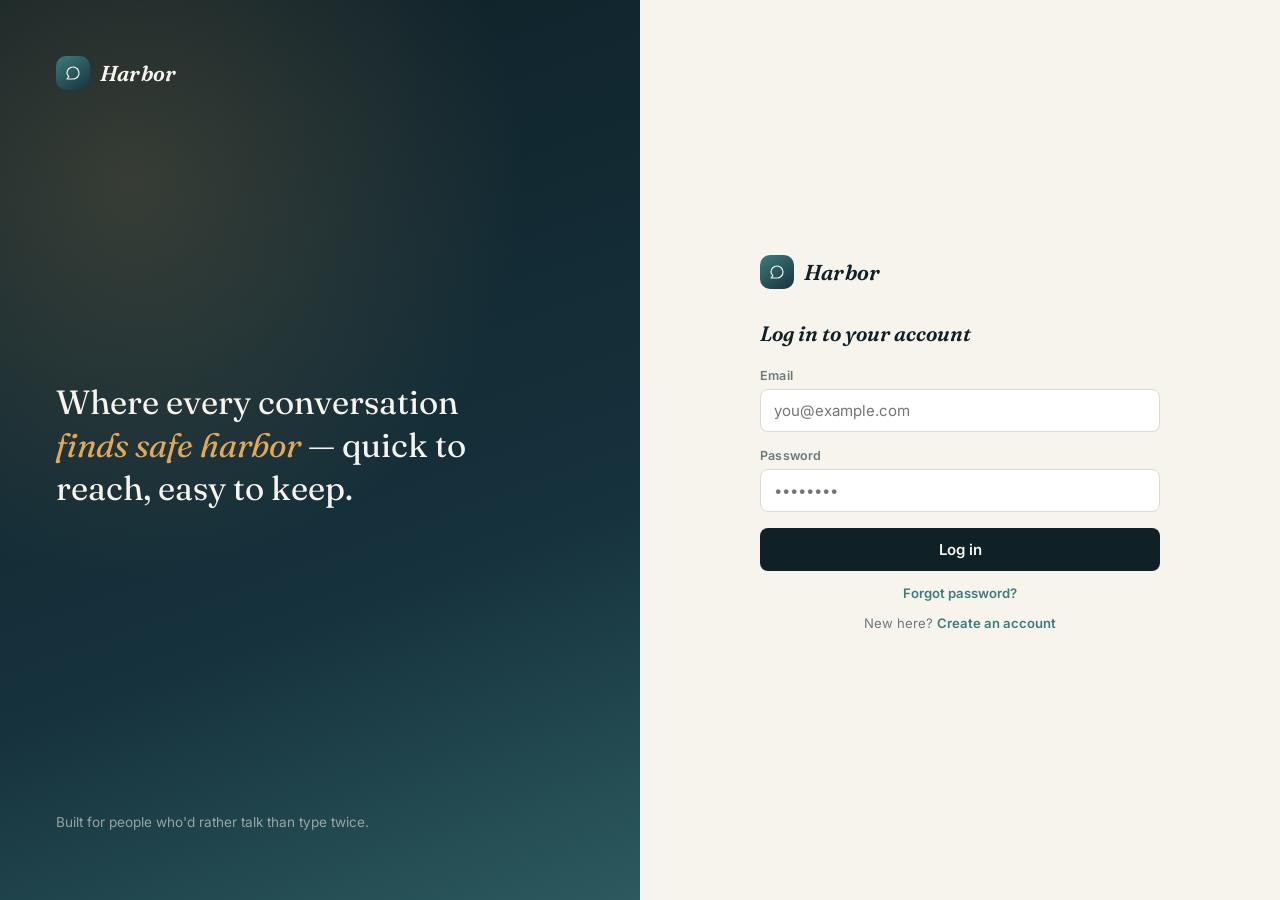
<file: frontend/index.html>
<!DOCTYPE html>
<html lang="en">
<head>
<meta charset="UTF-8" />
<meta name="viewport" content="width=device-width, initial-scale=1.0" />
<title>Harbor — Log in</title>
<link rel="stylesheet" href="css/style.css" />
</head>
<body>

<div class="auth-screen">

  <div class="auth-hero">
    <div class="brand">
      <div class="brand-mark">
        <svg viewBox="0 0 24 24" fill="none"><path d="M4 12c0-4.4 3.6-8 8-8s8 3.6 8 8-3.6 8-8 8H4l2.5-3.2C5 15.4 4 13.8 4 12Z" stroke="#F7F4EE" stroke-width="1.6" stroke-linejoin="round"/></svg>
      </div>
      <span class="brand-name">Harbor</span>
    </div>
    <p class="auth-hero-quote">Where every conversation <em>finds safe harbor</em> — quick to reach, easy to keep.</p>
    <p class="auth-hero-foot">Built for people who'd rather talk than type twice.</p>
  </div>

  <div class="auth-panel">
    <div class="auth-card">
      <div class="brand">
        <div class="brand-mark">
          <svg viewBox="0 0 24 24" fill="none"><path d="M4 12c0-4.4 3.6-8 8-8s8 3.6 8 8-3.6 8-8 8H4l2.5-3.2C5 15.4 4 13.8 4 12Z" stroke="#F7F4EE" stroke-width="1.6" stroke-linejoin="round"/></svg>
        </div>
        <span class="brand-name">Harbor</span>
      </div>

      <h2 style="font-family:var(--font-display); font-style:italic; font-weight:600; font-size:1.3rem; margin:0 0 22px; color:var(--ink);">Log in to your account</h2>

      <div id="statusMsg" class="status-msg"></div>

      <form id="loginForm">
        <div class="field">
          <label for="loginEmail">Email</label>
          <input type="email" id="loginEmail" required placeholder="you@example.com" />
        </div>
        <div class="field">
          <label for="loginPassword">Password</label>
          <input type="password" id="loginPassword" required placeholder="••••••••" />
        </div>
        <button type="submit" class="btn btn-primary">Log in</button>
        <p class="form-note">
          <a href="forgot-password.html" style="color:var(--teal); font-weight:600; text-decoration:none;">Forgot password?</a>
        </p>
        <p class="form-note">New here? <a href="signup.html" style="color:var(--teal); font-weight:600; text-decoration:none;">Create an account</a></p>
      </form>
    </div>
  </div>
</div>

<script src="js/config.js"></script>
<script src="js/api.js"></script>
<script src="js/login.js"></script>
</body>
</html>
</file>
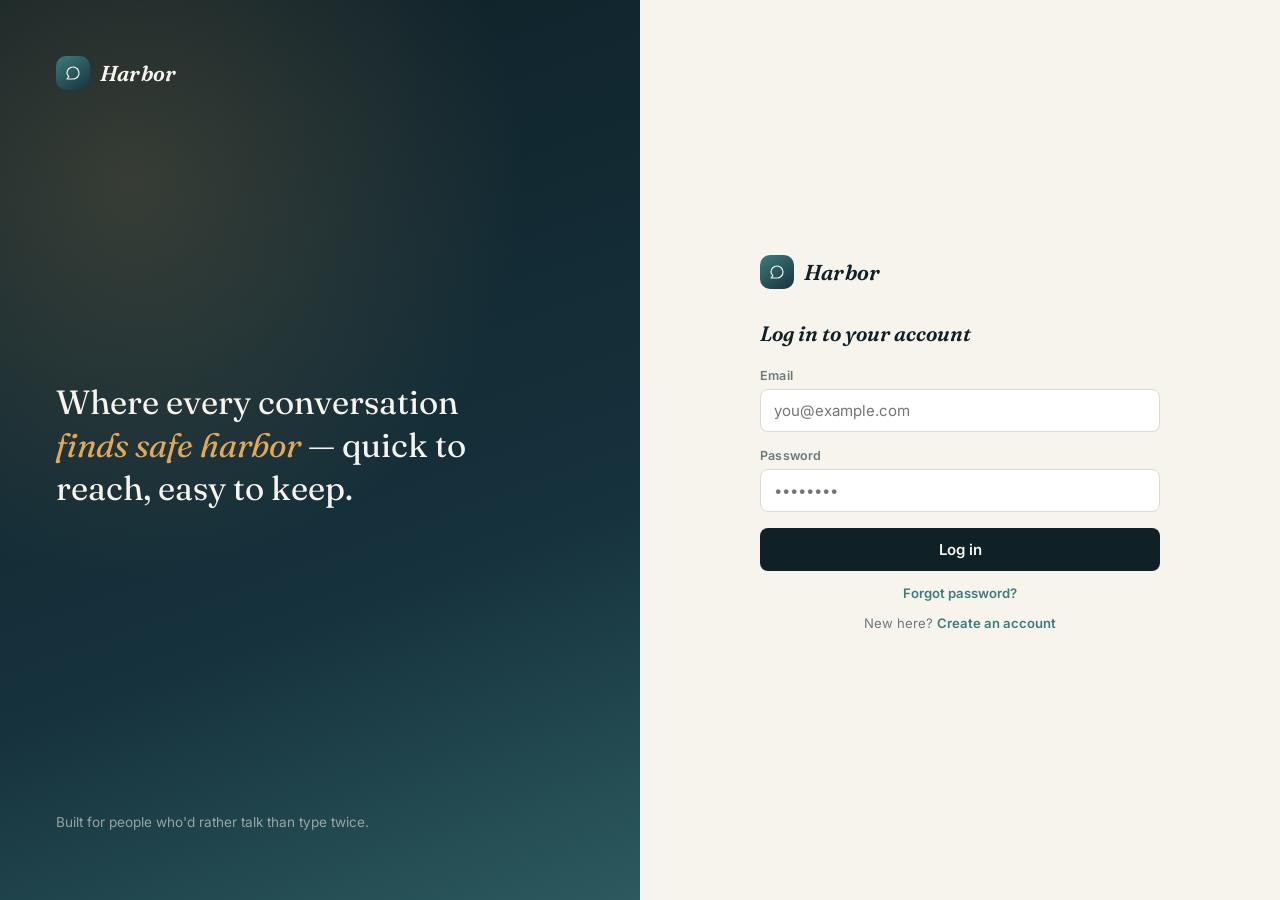
<file: frontend/chats.html>
<!DOCTYPE html>
<html lang="en">
<head>
<meta charset="UTF-8" />
<meta name="viewport" content="width=device-width, initial-scale=1.0" />
<title>Harbor — Chats</title>
<link rel="stylesheet" href="css/style.css" />
</head>
<body>

<div class="app-shell">

  <aside class="sidebar" id="sidebar">
    <div class="sidebar-header">
      <div class="brand">
        <div class="brand-mark">
          <svg viewBox="0 0 24 24" fill="none"><path d="M4 12c0-4.4 3.6-8 8-8s8 3.6 8 8-3.6 8-8 8H4l2.5-3.2C5 15.4 4 13.8 4 12Z" stroke="#F7F4EE" stroke-width="1.6" stroke-linejoin="round"/></svg>
        </div>
        <span class="brand-name">Harbor</span>
      </div>
      <button class="icon-btn" id="logoutBtn" title="Log out">
        <svg width="16" height="16" viewBox="0 0 24 24" fill="none"><path d="M9 21H5a2 2 0 0 1-2-2V5a2 2 0 0 1 2-2h4M16 17l5-5-5-5M21 12H9" stroke="#F7F4EE" stroke-width="2" stroke-linecap="round" stroke-linejoin="round"/></svg>
      </button>
    </div>

    <nav class="sidebar-nav">
      <a class="nav-btn active" href="chats.html">Chats</a>
      <a class="nav-btn" href="connections.html">Connections<span class="nav-badge hidden" id="pendingBadge">0</span></a>
      <a class="nav-btn" href="search.html">Find people</a>
      <a class="nav-btn" href="profile.html">Profile</a>
    </nav>
  </aside>

  <main class="chat-area content-main">
    <div class="content-header">
      <h1>Chats</h1>
      <p>Everyone you're connected with. Tap a card to open the conversation.</p>
    </div>

    <div class="search-box">
      <input type="text" id="chatFilterInput" placeholder="Search your chats" />
    </div>

    <div class="card-list" id="chatCardsList">
      <div class="empty-block">Loading your connections…</div>
    </div>
  </main>
</div>

<div class="toast-container" id="toastContainer"></div>

<script src="js/config.js"></script>
<script src="js/api.js"></script>
<script src="js/shared.js"></script>
<script src="js/chats.js"></script>
</body>
</html>
</file>
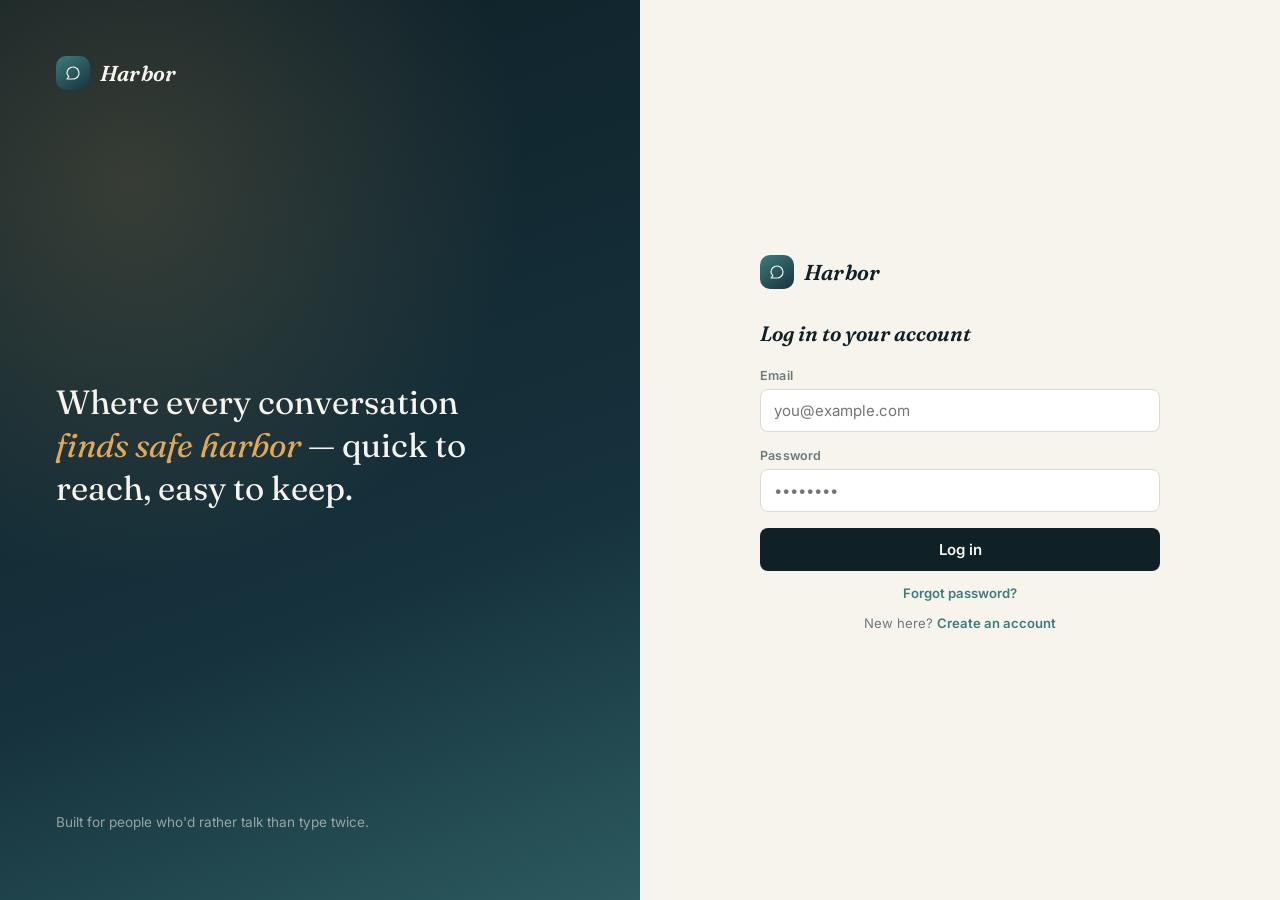
<file: frontend/connections.html>
<!DOCTYPE html>
<html lang="en">
<head>
<meta charset="UTF-8" />
<meta name="viewport" content="width=device-width, initial-scale=1.0" />
<title>Harbor — Connections</title>
<link rel="stylesheet" href="css/style.css" />
</head>
<body>

<div class="app-shell">

  <aside class="sidebar" id="sidebar">
    <div class="sidebar-header">
      <div class="brand">
        <div class="brand-mark">
          <svg viewBox="0 0 24 24" fill="none"><path d="M4 12c0-4.4 3.6-8 8-8s8 3.6 8 8-3.6 8-8 8H4l2.5-3.2C5 15.4 4 13.8 4 12Z" stroke="#F7F4EE" stroke-width="1.6" stroke-linejoin="round"/></svg>
        </div>
        <span class="brand-name">Harbor</span>
      </div>
      <button class="icon-btn" id="logoutBtn" title="Log out">
        <svg width="16" height="16" viewBox="0 0 24 24" fill="none"><path d="M9 21H5a2 2 0 0 1-2-2V5a2 2 0 0 1 2-2h4M16 17l5-5-5-5M21 12H9" stroke="#F7F4EE" stroke-width="2" stroke-linecap="round" stroke-linejoin="round"/></svg>
      </button>
    </div>

    <nav class="sidebar-nav">
      <a class="nav-btn" href="chats.html">Chats</a>
      <a class="nav-btn active" href="connections.html">Connections<span class="nav-badge hidden" id="pendingBadge">0</span></a>
      <a class="nav-btn" href="search.html">Find people</a>
      <a class="nav-btn" href="profile.html">Profile</a>
    </nav>
  </aside>

  <main class="chat-area content-main">
    <div class="content-header">
      <h1>Connections</h1>
      <p>Requests waiting on you, and everyone you're already connected with.</p>
    </div>

    <h2 class="section-title" style="margin-top:0;">Pending requests</h2>
    <div class="card-list" id="pendingRequestsList">
      <div class="empty-block">Loading requests…</div>
    </div>

    <h2 class="section-title">Your connections</h2>
    <div class="card-list" id="connectedUsersList">
      <div class="empty-block">Loading connections…</div>
    </div>
  </main>
</div>

<div class="toast-container" id="toastContainer"></div>

<script src="js/config.js"></script>
<script src="js/api.js"></script>
<script src="js/shared.js"></script>
<script src="js/connections.js"></script>
</body>
</html>
</file>
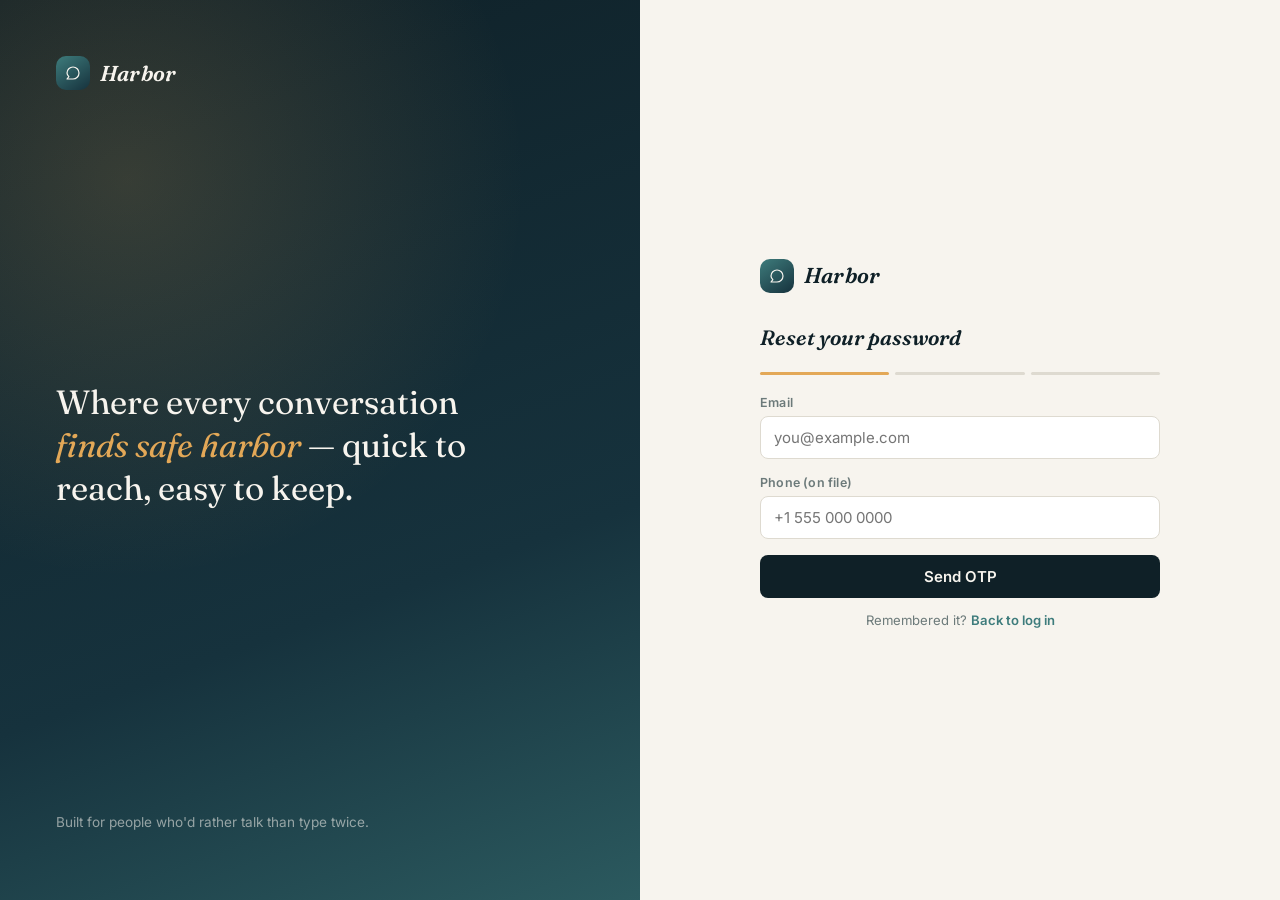
<file: frontend/forgot-password.html>
<!DOCTYPE html>
<html lang="en">
<head>
<meta charset="UTF-8" />
<meta name="viewport" content="width=device-width, initial-scale=1.0" />
<title>Harbor — Reset password</title>
<link rel="stylesheet" href="css/style.css" />
</head>
<body>

<div class="auth-screen">

  <div class="auth-hero">
    <div class="brand">
      <div class="brand-mark">
        <svg viewBox="0 0 24 24" fill="none"><path d="M4 12c0-4.4 3.6-8 8-8s8 3.6 8 8-3.6 8-8 8H4l2.5-3.2C5 15.4 4 13.8 4 12Z" stroke="#F7F4EE" stroke-width="1.6" stroke-linejoin="round"/></svg>
      </div>
      <span class="brand-name">Harbor</span>
    </div>
    <p class="auth-hero-quote">Where every conversation <em>finds safe harbor</em> — quick to reach, easy to keep.</p>
    <p class="auth-hero-foot">Built for people who'd rather talk than type twice.</p>
  </div>

  <div class="auth-panel">
    <div class="auth-card">
      <div class="brand">
        <div class="brand-mark">
          <svg viewBox="0 0 24 24" fill="none"><path d="M4 12c0-4.4 3.6-8 8-8s8 3.6 8 8-3.6 8-8 8H4l2.5-3.2C5 15.4 4 13.8 4 12Z" stroke="#F7F4EE" stroke-width="1.6" stroke-linejoin="round"/></svg>
        </div>
        <span class="brand-name">Harbor</span>
      </div>

      <h2 style="font-family:var(--font-display); font-style:italic; font-weight:600; font-size:1.3rem; margin:0 0 22px; color:var(--ink);">Reset your password</h2>

      <div id="statusMsg" class="status-msg"></div>

      <div class="step-indicator">
        <div class="step-dot active" data-step="1"></div>
        <div class="step-dot" data-step="2"></div>
        <div class="step-dot" data-step="3"></div>
      </div>

      <!-- step 1: request otp -->
      <div id="fpStep1">
        <div class="field">
          <label for="fpEmail">Email</label>
          <input type="email" id="fpEmail" required placeholder="you@example.com" />
        </div>
        <div class="field">
          <label for="fpPhone">Phone (on file)</label>
          <input type="tel" id="fpPhone" required placeholder="+1 555 000 0000" />
        </div>
        <button type="button" id="fpSendOtpBtn" class="btn btn-primary">Send OTP</button>
      </div>

      <!-- step 2: verify otp -->
      <div id="fpStep2" class="hidden">
        <div class="field">
          <label for="fpOtp">Enter the OTP</label>
          <input type="text" id="fpOtp" required placeholder="6-digit code" maxlength="6" />
        </div>
        <button type="button" id="fpVerifyOtpBtn" class="btn btn-primary">Verify OTP</button>
      </div>

      <!-- step 3: reset password -->
      <div id="fpStep3" class="hidden">
        <div class="field">
          <label for="fpNewPassword">New password</label>
          <input type="password" id="fpNewPassword" required placeholder="••••••••" />
        </div>
        <div class="field">
          <label for="fpConfirmPassword">Confirm new password</label>
          <input type="password" id="fpConfirmPassword" required placeholder="••••••••" />
        </div>
        <button type="button" id="fpResetBtn" class="btn btn-primary">Reset password</button>
      </div>

      <p class="form-note">Remembered it? <a href="index.html" style="color:var(--teal); font-weight:600; text-decoration:none;">Back to log in</a></p>
    </div>
  </div>
</div>

<script src="js/config.js"></script>
<script src="js/api.js"></script>
<script src="js/forgot-password.js"></script>
</body>
</html>
</file>
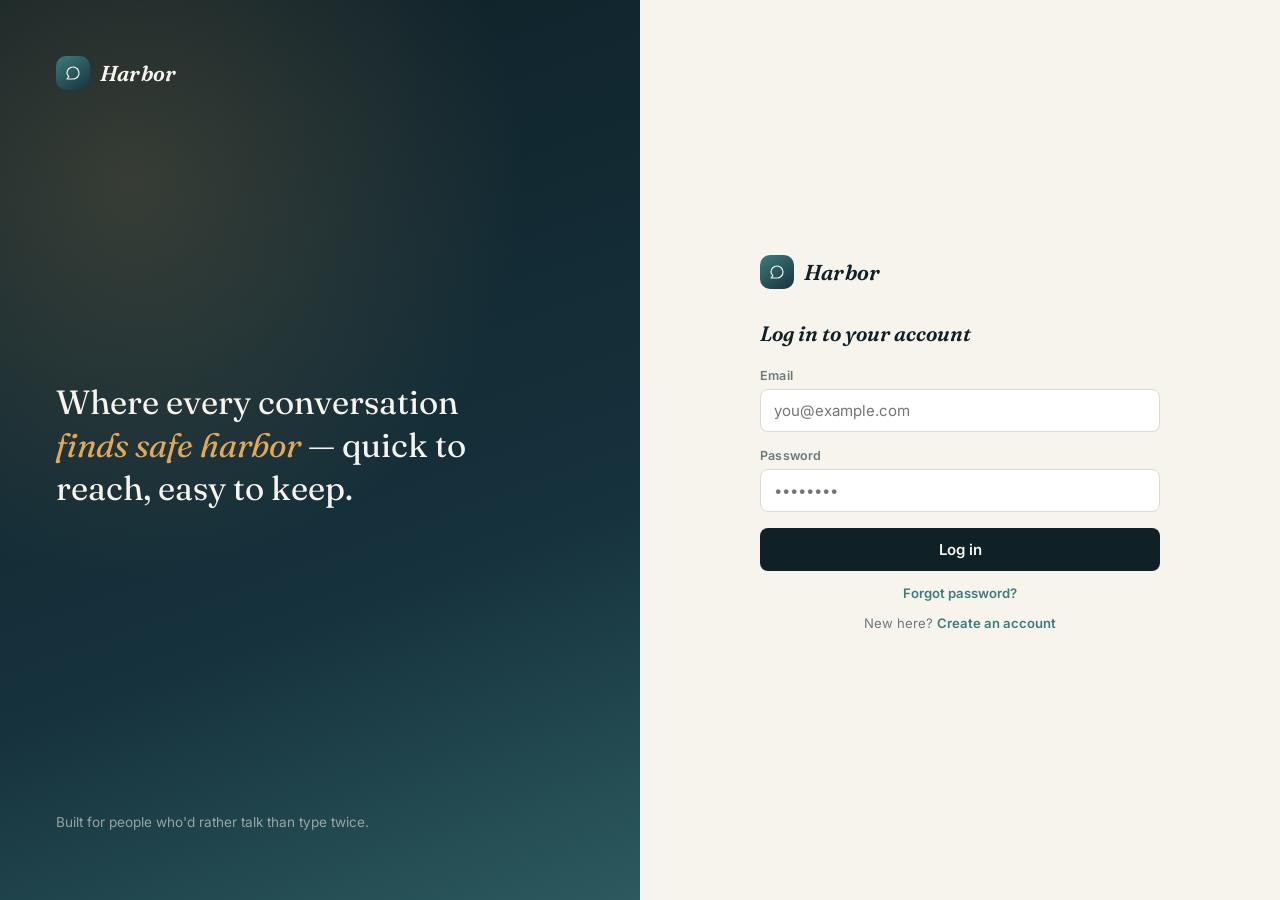
<file: frontend/profile.html>
<!DOCTYPE html>
<html lang="en">
<head>
<meta charset="UTF-8" />
<meta name="viewport" content="width=device-width, initial-scale=1.0" />
<title>Harbor — Profile</title>
<link rel="stylesheet" href="css/style.css" />
</head>
<body>

<div class="app-shell">

  <aside class="sidebar" id="sidebar">
    <div class="sidebar-header">
      <div class="brand">
        <div class="brand-mark">
          <svg viewBox="0 0 24 24" fill="none"><path d="M4 12c0-4.4 3.6-8 8-8s8 3.6 8 8-3.6 8-8 8H4l2.5-3.2C5 15.4 4 13.8 4 12Z" stroke="#F7F4EE" stroke-width="1.6" stroke-linejoin="round"/></svg>
        </div>
        <span class="brand-name">Harbor</span>
      </div>
      <button class="icon-btn" id="logoutBtn" title="Log out">
        <svg width="16" height="16" viewBox="0 0 24 24" fill="none"><path d="M9 21H5a2 2 0 0 1-2-2V5a2 2 0 0 1 2-2h4M16 17l5-5-5-5M21 12H9" stroke="#F7F4EE" stroke-width="2" stroke-linecap="round" stroke-linejoin="round"/></svg>
      </button>
    </div>

    <nav class="sidebar-nav">
      <a class="nav-btn" href="chats.html">Chats</a>
      <a class="nav-btn" href="connections.html">Connections<span class="nav-badge hidden" id="pendingBadge">0</span></a>
      <a class="nav-btn" href="search.html">Find people</a>
      <a class="nav-btn active" href="profile.html">Profile</a>
    </nav>
  </aside>

  <main class="chat-area content-main">
    <div class="content-header">
      <h1>Your profile</h1>
      <p>Update your photo and manage your password.</p>
    </div>

    <div class="profile-page-card">
      <div class="profile-picture-row">
        <div class="avatar" id="profileAvatar" style="width:74px; height:74px; font-size:1.5rem;">?</div>
        <div class="profile-actions">
          <label class="btn btn-accent btn-sm" style="display:inline-block;">
            Change photo
            <input type="file" id="profilePicInput" accept="image/*" class="hidden" />
          </label>
          <button class="btn btn-ghost btn-sm" id="removePicBtn">Remove</button>
        </div>
      </div>
      <p style="font-weight:600; margin:0 0 2px; color:var(--ink-text);" id="profileName">—</p>
      <p style="color:var(--muted); font-size:0.86rem; margin:0 0 26px;" id="profileEmail">—</p>

      <hr class="divider" />

      <p style="font-weight:600; font-size:0.9rem; margin-bottom:14px; color:var(--ink-text);">Change password</p>
      <form id="changePasswordForm">
        <div class="field">
          <label for="cpOld">Current password</label>
          <input type="password" id="cpOld" required />
        </div>
        <div class="field">
          <label for="cpNew">New password</label>
          <input type="password" id="cpNew" required />
        </div>
        <div class="field">
          <label for="cpConfirm">Confirm new password</label>
          <input type="password" id="cpConfirm" required />
        </div>
        <button type="submit" class="btn btn-primary btn-sm">Update password</button>
      </form>
    </div>
  </main>
</div>

<div class="toast-container" id="toastContainer"></div>

<script src="js/config.js"></script>
<script src="js/api.js"></script>
<script src="js/shared.js"></script>
<script src="js/profile.js"></script>
</body>
</html>
</file>
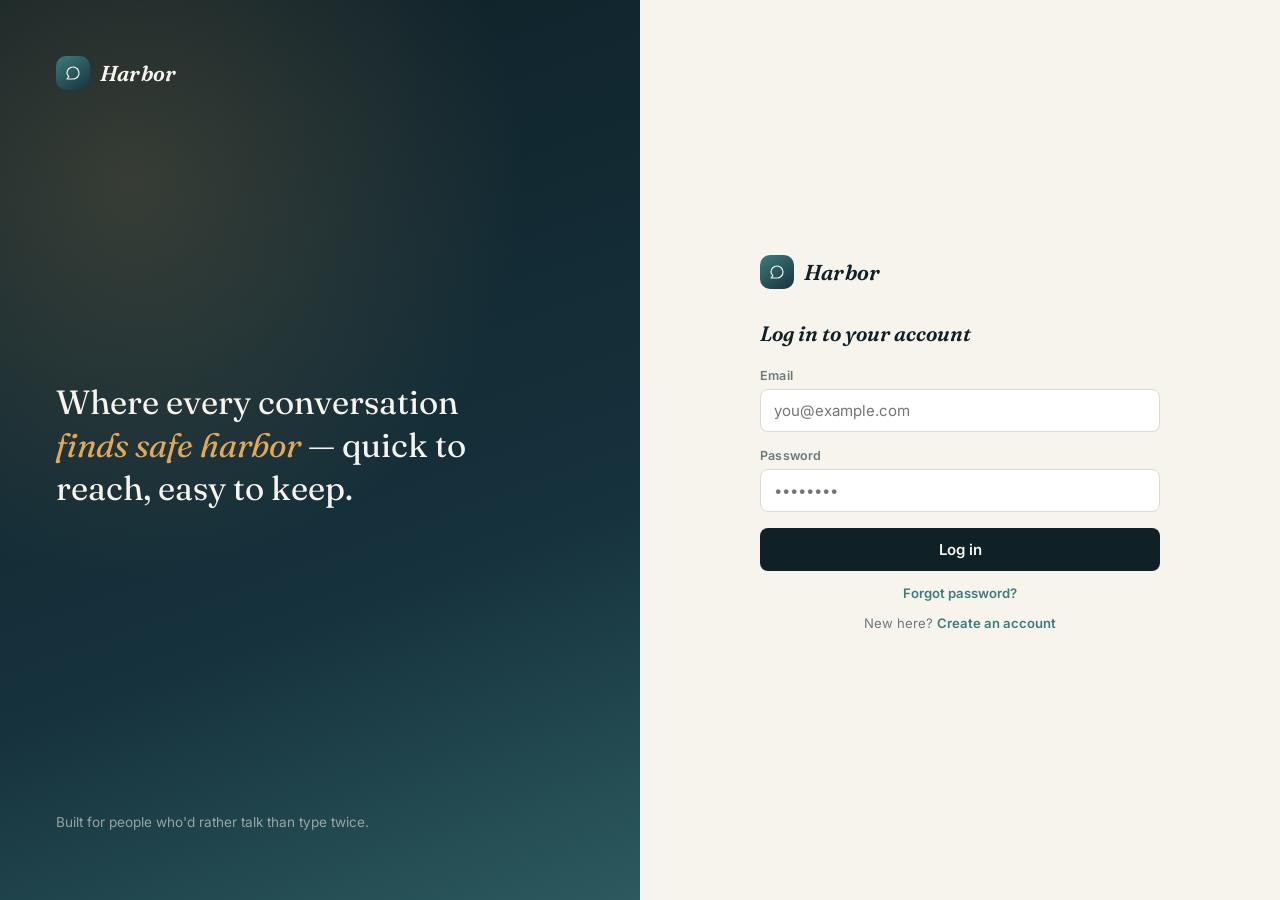
<file: frontend/search.html>
<!DOCTYPE html>
<html lang="en">
<head>
<meta charset="UTF-8" />
<meta name="viewport" content="width=device-width, initial-scale=1.0" />
<title>Harbor — Find people</title>
<link rel="stylesheet" href="css/style.css" />
</head>
<body>

<div class="app-shell">

  <aside class="sidebar" id="sidebar">
    <div class="sidebar-header">
      <div class="brand">
        <div class="brand-mark">
          <svg viewBox="0 0 24 24" fill="none"><path d="M4 12c0-4.4 3.6-8 8-8s8 3.6 8 8-3.6 8-8 8H4l2.5-3.2C5 15.4 4 13.8 4 12Z" stroke="#F7F4EE" stroke-width="1.6" stroke-linejoin="round"/></svg>
        </div>
        <span class="brand-name">Harbor</span>
      </div>
      <button class="icon-btn" id="logoutBtn" title="Log out">
        <svg width="16" height="16" viewBox="0 0 24 24" fill="none"><path d="M9 21H5a2 2 0 0 1-2-2V5a2 2 0 0 1 2-2h4M16 17l5-5-5-5M21 12H9" stroke="#F7F4EE" stroke-width="2" stroke-linecap="round" stroke-linejoin="round"/></svg>
      </button>
    </div>

    <nav class="sidebar-nav">
      <a class="nav-btn" href="chats.html">Chats</a>
      <a class="nav-btn" href="connections.html">Connections<span class="nav-badge hidden" id="pendingBadge">0</span></a>
      <a class="nav-btn active" href="search.html">Find people</a>
      <a class="nav-btn" href="profile.html">Profile</a>
    </nav>
  </aside>

  <main class="chat-area content-main">
    <div class="content-header">
      <h1>Find people</h1>
      <p>Search by email address or phone number, then send a connection request.</p>
    </div>

    <div class="search-box">
      <input type="text" id="searchInput" placeholder="Search by email or phone" />
    </div>

    <div class="card-list" id="searchResultsList">
      <div class="empty-block">Results will appear here once you start typing.</div>
    </div>
  </main>
</div>

<div class="toast-container" id="toastContainer"></div>

<script src="js/config.js"></script>
<script src="js/api.js"></script>
<script src="js/shared.js"></script>
<script src="js/search.js"></script>
</body>
</html>
</file>
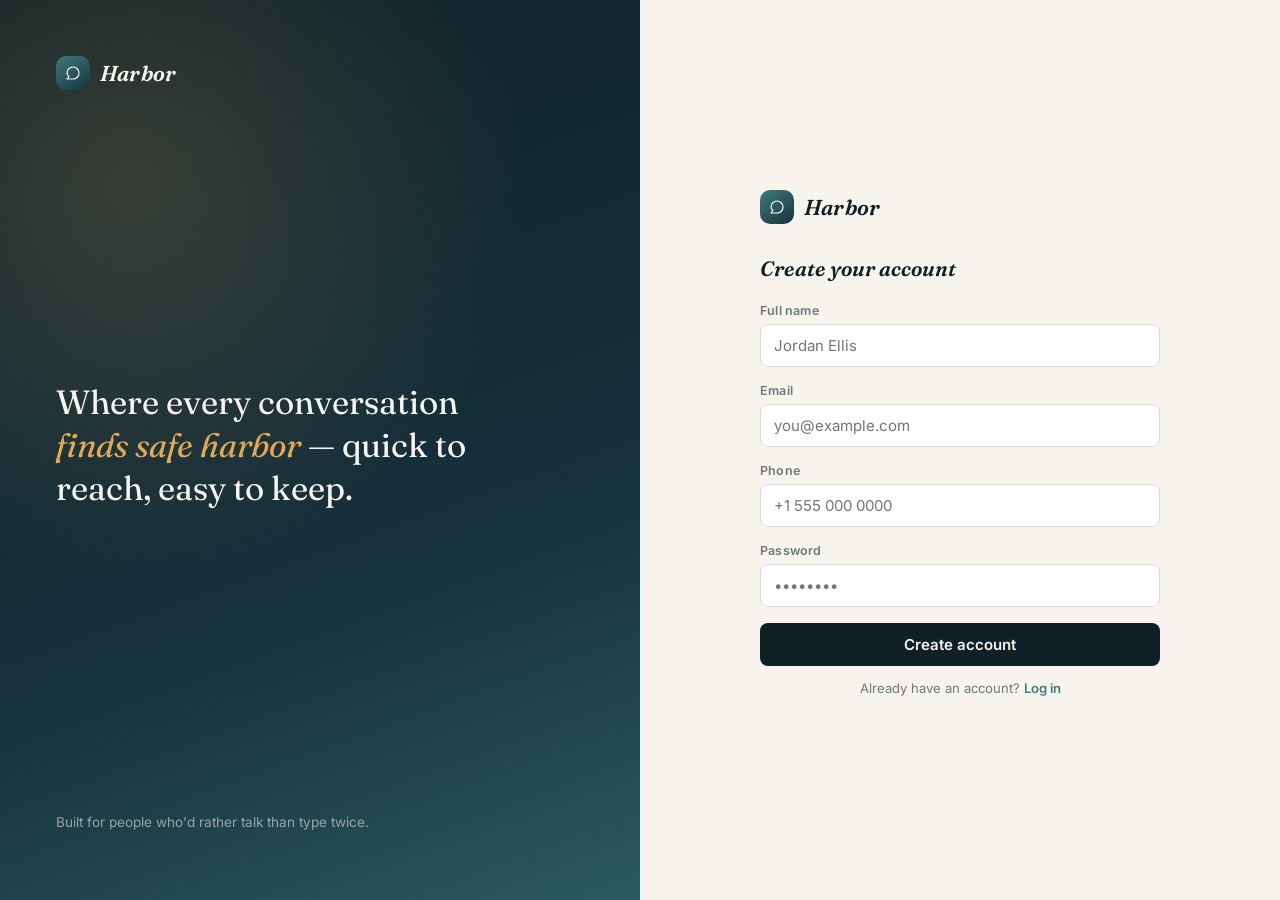
<file: frontend/signup.html>
<!DOCTYPE html>
<html lang="en">
<head>
<meta charset="UTF-8" />
<meta name="viewport" content="width=device-width, initial-scale=1.0" />
<title>Harbor — Sign up</title>
<link rel="stylesheet" href="css/style.css" />
</head>
<body>

<div class="auth-screen">

  <div class="auth-hero">
    <div class="brand">
      <div class="brand-mark">
        <svg viewBox="0 0 24 24" fill="none"><path d="M4 12c0-4.4 3.6-8 8-8s8 3.6 8 8-3.6 8-8 8H4l2.5-3.2C5 15.4 4 13.8 4 12Z" stroke="#F7F4EE" stroke-width="1.6" stroke-linejoin="round"/></svg>
      </div>
      <span class="brand-name">Harbor</span>
    </div>
    <p class="auth-hero-quote">Where every conversation <em>finds safe harbor</em> — quick to reach, easy to keep.</p>
    <p class="auth-hero-foot">Built for people who'd rather talk than type twice.</p>
  </div>

  <div class="auth-panel">
    <div class="auth-card">
      <div class="brand">
        <div class="brand-mark">
          <svg viewBox="0 0 24 24" fill="none"><path d="M4 12c0-4.4 3.6-8 8-8s8 3.6 8 8-3.6 8-8 8H4l2.5-3.2C5 15.4 4 13.8 4 12Z" stroke="#F7F4EE" stroke-width="1.6" stroke-linejoin="round"/></svg>
        </div>
        <span class="brand-name">Harbor</span>
      </div>

      <h2 style="font-family:var(--font-display); font-style:italic; font-weight:600; font-size:1.3rem; margin:0 0 22px; color:var(--ink);">Create your account</h2>

      <div id="statusMsg" class="status-msg"></div>

      <form id="signupForm">
        <div class="field">
          <label for="suName">Full name</label>
          <input type="text" id="suName" required placeholder="Jordan Ellis" />
        </div>
        <div class="field">
          <label for="suEmail">Email</label>
          <input type="email" id="suEmail" required placeholder="you@example.com" />
        </div>
        <div class="field">
          <label for="suPhone">Phone</label>
          <input type="tel" id="suPhone" required placeholder="+1 555 000 0000" />
        </div>
        <div class="field">
          <label for="suPassword">Password</label>
          <input type="password" id="suPassword" required placeholder="••••••••" />
        </div>
        <button type="submit" class="btn btn-primary">Create account</button>
        <p class="form-note">Already have an account? <a href="index.html" style="color:var(--teal); font-weight:600; text-decoration:none;">Log in</a></p>
      </form>
    </div>
  </div>
</div>

<script src="js/config.js"></script>
<script src="js/api.js"></script>
<script src="js/signup.js"></script>
</body>
</html>
</file>
<file: frontend/css/style.css>
@import url("https://fonts.googleapis.com/css2?family=Fraunces:ital,opsz,wght@0,9..144,500;0,9..144,600;1,9..144,500&family=Inter:wght@400;500;600;700&display=swap");

/* ============ Tokens ============ */
:root {
  --ink: #0f2027;
  --deep-teal: #16323d;
  --teal: #3e7c7c;
  --teal-light: #5fa3a3;
  --paper: #f7f4ee;
  --paper-dim: #ece7db;
  --amber: #e3a857;
  --amber-dark: #c98a3a;
  --rose: #c9564f;
  --ink-text: #1c2b2f;
  --muted: #6c7a7a;
  --line: #dedad0;
  --white: #ffffff;
  --radius: 14px;
  --radius-sm: 8px;
  --shadow: 0 8px 24px rgba(15, 32, 39, 0.12);
  --font-display: "Fraunces", serif;
  --font-body: "Inter", -apple-system, BlinkMacSystemFont, sans-serif;
}

* { box-sizing: border-box; }

html, body {
  margin: 0;
  padding: 0;
  height: 100%;
  font-family: var(--font-body);
  color: var(--ink-text);
  background: var(--paper);
}

button {
  font-family: var(--font-body);
  cursor: pointer;
}

input, select {
  font-family: var(--font-body);
}

a { color: inherit; }

.hidden { display: none !important; }

/* ============ Brand wordmark ============ */
.brand {
  display: flex;
  align-items: center;
  gap: 10px;
}

.brand-mark {
  width: 34px;
  height: 34px;
  border-radius: 10px;
  background: linear-gradient(145deg, var(--teal), var(--deep-teal));
  display: flex;
  align-items: center;
  justify-content: center;
  flex-shrink: 0;
}

.brand-mark svg { width: 18px; height: 18px; }

.brand-name {
  font-family: var(--font-display);
  font-style: italic;
  font-weight: 600;
  font-size: 1.35rem;
  color: var(--ink);
  letter-spacing: 0.2px;
}

/* ============ Auth page ============ */
.auth-screen {
  min-height: 100vh;
  display: grid;
  grid-template-columns: 1fr 1fr;
}

@media (max-width: 860px) {
  .auth-screen { grid-template-columns: 1fr; }
  .auth-hero { display: none; }
}

.auth-hero {
  background:
    radial-gradient(circle at 20% 20%, rgba(227, 168, 87, 0.18), transparent 45%),
    linear-gradient(160deg, var(--ink) 0%, var(--deep-teal) 65%, var(--teal) 130%);
  color: var(--paper);
  padding: 56px;
  display: flex;
  flex-direction: column;
  justify-content: space-between;
}

.auth-hero .brand-name { color: var(--paper); }

.auth-hero-quote {
  font-family: var(--font-display);
  font-size: 2.1rem;
  line-height: 1.28;
  max-width: 420px;
}

.auth-hero-quote em { color: var(--amber); font-style: italic; }

.auth-hero-foot {
  font-size: 0.85rem;
  color: rgba(247, 244, 238, 0.55);
}

.auth-panel {
  display: flex;
  align-items: center;
  justify-content: center;
  padding: 32px;
}

.auth-card {
  width: 100%;
  max-width: 400px;
}

.auth-card .brand { margin-bottom: 32px; }

.tabs {
  display: flex;
  gap: 4px;
  background: var(--paper-dim);
  padding: 4px;
  border-radius: 999px;
  margin-bottom: 28px;
}

.tab-btn {
  flex: 1;
  border: none;
  background: transparent;
  padding: 9px 12px;
  border-radius: 999px;
  font-size: 0.88rem;
  font-weight: 600;
  color: var(--muted);
  transition: all 0.18s ease;
}

.tab-btn.active {
  background: var(--ink);
  color: var(--paper);
}

.field {
  margin-bottom: 16px;
}

.field label {
  display: block;
  font-size: 0.78rem;
  font-weight: 600;
  color: var(--muted);
  margin-bottom: 6px;
  letter-spacing: 0.2px;
}

.field input, .field select {
  width: 100%;
  padding: 11px 13px;
  border: 1.5px solid var(--line);
  border-radius: var(--radius-sm);
  font-size: 0.94rem;
  background: var(--white);
  color: var(--ink-text);
  transition: border-color 0.15s ease;
}

.field input:focus, .field select:focus {
  outline: none;
  border-color: var(--teal);
}

.btn {
  width: 100%;
  border: none;
  border-radius: var(--radius-sm);
  padding: 12px 16px;
  font-size: 0.94rem;
  font-weight: 600;
  transition: transform 0.12s ease, box-shadow 0.12s ease, opacity 0.12s ease;
}

.btn:active { transform: scale(0.98); }
.btn:disabled { opacity: 0.6; cursor: not-allowed; }

.btn-primary {
  background: var(--ink);
  color: var(--paper);
}
.btn-primary:hover:not(:disabled) { background: var(--deep-teal); }

.btn-accent {
  background: var(--amber);
  color: var(--ink);
}
.btn-accent:hover:not(:disabled) { background: var(--amber-dark); color: var(--white); }

.btn-ghost {
  background: transparent;
  color: var(--teal);
  border: 1.5px solid var(--line);
}
.btn-ghost:hover:not(:disabled) { border-color: var(--teal); }

.btn-sm { width: auto; padding: 8px 14px; font-size: 0.82rem; }
.btn-danger { background: var(--rose); color: var(--white); }
.btn-danger:hover:not(:disabled) { background: #a8433d; }

.form-note {
  margin-top: 14px;
  font-size: 0.82rem;
  color: var(--muted);
  text-align: center;
}

.form-note button.link {
  background: none;
  border: none;
  color: var(--teal);
  font-weight: 600;
  padding: 0;
  font-size: 0.82rem;
}

.status-msg {
  font-size: 0.85rem;
  padding: 10px 12px;
  border-radius: var(--radius-sm);
  margin-bottom: 16px;
  display: none;
}
.status-msg.show { display: block; }
.status-msg.error { background: #fbe8e6; color: #9b3a34; }
.status-msg.success { background: #e5f1ea; color: #2f6b4f; }

.step-indicator {
  display: flex;
  gap: 6px;
  margin-bottom: 20px;
}
.step-dot {
  flex: 1;
  height: 3px;
  border-radius: 3px;
  background: var(--line);
}
.step-dot.active { background: var(--amber); }

/* ============ App shell ============ */
.app-shell {
  height: 100vh;
  display: grid;
  grid-template-columns: 320px 1fr;
  background: var(--paper);
}

@media (max-width: 760px) {
  .app-shell { grid-template-columns: 1fr; }
  .sidebar.chat-open { display: none; }
  .chat-area { display: flex; }
  .chat-area.hidden-mobile { display: none; }
}

.sidebar {
  background: var(--ink);
  color: var(--paper);
  display: flex;
  flex-direction: column;
  min-width: 0;
}

.sidebar-header {
  padding: 18px 18px 14px;
  display: flex;
  align-items: center;
  justify-content: space-between;
  border-bottom: 1px solid rgba(247, 244, 238, 0.1);
}

.sidebar-header .brand-name { color: var(--paper); font-size: 1.15rem; }

.icon-btn {
  width: 34px;
  height: 34px;
  border-radius: 50%;
  border: none;
  background: rgba(247, 244, 238, 0.08);
  color: var(--paper);
  display: flex;
  align-items: center;
  justify-content: center;
  transition: background 0.15s ease;
}
.icon-btn:hover { background: rgba(247, 244, 238, 0.18); }

.sidebar-nav {
  display: flex;
  padding: 10px 14px 0;
  gap: 6px;
}

.sidebar-nav {
  flex-wrap: wrap;
}

a.nav-btn, button.nav-btn {
  flex: 1;
  background: transparent;
  border: none;
  color: rgba(247, 244, 238, 0.55);
  font-size: 0.78rem;
  font-weight: 600;
  padding: 9px 4px;
  border-bottom: 2px solid transparent;
  position: relative;
  text-align: center;
  text-decoration: none;
  display: inline-block;
  white-space: nowrap;
}
.nav-btn.active {
  color: var(--amber);
  border-bottom-color: var(--amber);
}
.nav-badge {
  position: absolute;
  top: 2px;
  right: 12px;
  background: var(--rose);
  color: var(--white);
  font-size: 0.62rem;
  font-weight: 700;
  min-width: 15px;
  height: 15px;
  border-radius: 999px;
  display: flex;
  align-items: center;
  justify-content: center;
  padding: 0 3px;
}

.sidebar-search {
  padding: 12px 14px;
}
.sidebar-search input {
  width: 100%;
  padding: 9px 12px;
  border-radius: 999px;
  border: none;
  background: rgba(247, 244, 238, 0.1);
  color: var(--paper);
  font-size: 0.86rem;
}
.sidebar-search input::placeholder { color: rgba(247, 244, 238, 0.45); }
.sidebar-search input:focus { outline: 1.5px solid var(--teal-light); }

.sidebar-list {
  flex: 1;
  overflow-y: auto;
  padding: 4px 8px 12px;
}

.list-empty {
  color: rgba(247, 244, 238, 0.4);
  font-size: 0.83rem;
  text-align: center;
  padding: 40px 20px;
  line-height: 1.5;
}

.person-row {
  display: flex;
  align-items: center;
  gap: 11px;
  padding: 10px;
  border-radius: 10px;
  cursor: pointer;
  transition: background 0.15s ease;
}
.person-row:hover { background: rgba(247, 244, 238, 0.06); }
.person-row.active { background: rgba(227, 168, 87, 0.14); }

.avatar {
  width: 42px;
  height: 42px;
  border-radius: 50%;
  background: var(--teal);
  color: var(--white);
  display: flex;
  align-items: center;
  justify-content: center;
  font-weight: 600;
  font-size: 0.95rem;
  flex-shrink: 0;
  object-fit: cover;
  overflow: hidden;
}

.person-info { min-width: 0; flex: 1; }
.person-name {
  font-size: 0.9rem;
  font-weight: 600;
  color: var(--paper);
  white-space: nowrap;
  overflow: hidden;
  text-overflow: ellipsis;
}
.person-sub {
  font-size: 0.78rem;
  color: rgba(247, 244, 238, 0.45);
  white-space: nowrap;
  overflow: hidden;
  text-overflow: ellipsis;
}

.person-actions { display: flex; gap: 6px; flex-shrink: 0; }
.mini-btn {
  border: none;
  border-radius: 7px;
  padding: 6px 10px;
  font-size: 0.74rem;
  font-weight: 700;
}
.mini-btn.accept { background: var(--amber); color: var(--ink); }
.mini-btn.accept:hover { background: var(--amber-dark); color: var(--white); }

/* ============ Chat area ============ */
.chat-area {
  display: flex;
  flex-direction: column;
  min-width: 0;
  background:
    radial-gradient(circle at 100% 0%, rgba(62, 124, 124, 0.05), transparent 40%),
    var(--paper);
}

.chat-header {
  display: flex;
  align-items: center;
  gap: 12px;
  padding: 14px 20px;
  border-bottom: 1px solid var(--line);
  background: var(--white);
}

.chat-header .back-btn { display: none; }
@media (max-width: 760px) {
  .chat-header .back-btn { display: flex; }
}

.chat-header-name { font-weight: 600; font-size: 0.98rem; }
.chat-header-sub { font-size: 0.76rem; color: var(--muted); }

.chat-placeholder {
  flex: 1;
  display: flex;
  flex-direction: column;
  align-items: center;
  justify-content: center;
  color: var(--muted);
  text-align: center;
  padding: 40px;
}
.chat-placeholder .brand-mark { width: 56px; height: 56px; border-radius: 18px; margin-bottom: 18px; }
.chat-placeholder .brand-mark svg { width: 28px; height: 28px; }
.chat-placeholder h3 {
  font-family: var(--font-display);
  font-style: italic;
  font-weight: 600;
  color: var(--ink);
  margin: 0 0 6px;
}
.chat-placeholder p { margin: 0; font-size: 0.88rem; max-width: 320px; }

.chat-messages {
  flex: 1;
  overflow-y: auto;
  padding: 20px 24px;
  display: flex;
  flex-direction: column;
  gap: 4px;
}

.msg-day-divider {
  text-align: center;
  font-size: 0.72rem;
  color: var(--muted);
  margin: 14px 0 10px;
}

.bubble-row {
  display: flex;
  margin: 3px 0;
}
.bubble-row.mine { justify-content: flex-end; }

.bubble {
  max-width: 68%;
  padding: 9px 13px 8px;
  border-radius: 15px;
  font-size: 0.89rem;
  line-height: 1.42;
  position: relative;
  box-shadow: 0 1px 1px rgba(15, 32, 39, 0.06);
}

.bubble-row.theirs .bubble {
  background: var(--white);
  color: var(--ink-text);
  border-bottom-left-radius: 4px;
}
.bubble-row.mine .bubble {
  background: var(--teal);
  color: var(--white);
  border-bottom-right-radius: 4px;
}

.bubble-time {
  display: block;
  font-size: 0.65rem;
  margin-top: 3px;
  opacity: 0.65;
  text-align: right;
}

.chat-composer {
  display: flex;
  align-items: center;
  gap: 10px;
  padding: 14px 18px;
  background: var(--white);
  border-top: 1px solid var(--line);
}

.chat-composer input {
  flex: 1;
  border: 1.5px solid var(--line);
  border-radius: 999px;
  padding: 11px 16px;
  font-size: 0.9rem;
  background: var(--paper-dim);
}
.chat-composer input:focus { outline: none; border-color: var(--teal); }

.send-btn {
  width: 42px;
  height: 42px;
  border-radius: 50%;
  border: none;
  background: var(--ink);
  color: var(--paper);
  display: flex;
  align-items: center;
  justify-content: center;
  flex-shrink: 0;
  transition: background 0.15s ease;
}
.send-btn:hover { background: var(--deep-teal); }
.send-btn:disabled { opacity: 0.5; cursor: not-allowed; }

.conn-status {
  font-size: 0.68rem;
  padding: 2px 8px;
  border-radius: 999px;
  font-weight: 600;
}
.conn-status.live { background: #e5f1ea; color: #2f6b4f; }
.conn-status.offline { background: #f2e9df; color: var(--amber-dark); }

/* ============ Panels (profile / search / connections drawer over chat area on mobile) ============ */
.panel {
  padding: 26px 28px;
  max-width: 480px;
  overflow-y: auto;
}
.panel h2 {
  font-family: var(--font-display);
  font-style: italic;
  font-weight: 600;
  font-size: 1.5rem;
  margin: 0 0 4px;
  color: var(--ink);
}
.panel p.sub { color: var(--muted); font-size: 0.86rem; margin: 0 0 24px; }

.profile-picture-row {
  display: flex;
  align-items: center;
  gap: 16px;
  margin-bottom: 26px;
}
.profile-picture-row .avatar { width: 74px; height: 74px; font-size: 1.5rem; }
.profile-actions { display: flex; gap: 8px; flex-wrap: wrap; }

.divider { border: none; border-top: 1px solid var(--line); margin: 26px 0; }

.search-result-card {
  border: 1.5px solid var(--line);
  border-radius: var(--radius);
  padding: 14px;
  display: flex;
  align-items: center;
  gap: 12px;
  margin-top: 18px;
}
.search-result-card .person-name { color: var(--ink-text); }
.search-result-card .person-sub { color: var(--muted); }

/* ============ Standalone content pages (connections / search / profile) ============ */
.content-main {
  overflow-y: auto;
  padding: 34px 40px;
}

.content-header {
  margin-bottom: 26px;
}
.content-header h1 {
  font-family: var(--font-display);
  font-style: italic;
  font-weight: 600;
  font-size: 1.7rem;
  margin: 0 0 4px;
  color: var(--ink);
}
.content-header p {
  margin: 0;
  color: var(--muted);
  font-size: 0.9rem;
}

.card-list {
  display: flex;
  flex-direction: column;
  gap: 10px;
  max-width: 560px;
}

.wide-row {
  display: flex;
  align-items: center;
  gap: 14px;
  padding: 14px 16px;
  border-radius: var(--radius);
  background: var(--white);
  border: 1.5px solid var(--line);
}
.wide-row .avatar { width: 46px; height: 46px; }
.wide-row .person-info { flex: 1; min-width: 0; }
.wide-row .person-name { color: var(--ink-text); font-size: 0.92rem; }
.wide-row .person-sub {
  color: var(--muted);
  font-size: 0.8rem;
  white-space: nowrap;
  overflow: hidden;
  text-overflow: ellipsis;
}

a.wide-row {
  text-decoration: none;
  color: inherit;
  cursor: pointer;
  transition: border-color 0.15s ease;
}
a.wide-row:hover { border-color: var(--teal-light); }

.row-meta {
  font-size: 0.72rem;
  color: var(--muted);
  flex-shrink: 0;
  margin-left: auto;
  padding-left: 8px;
  white-space: nowrap;
}

.section-title {
  font-family: var(--font-body);
  font-weight: 700;
  font-size: 0.82rem;
  letter-spacing: 0.3px;
  text-transform: uppercase;
  color: var(--muted);
  margin: 32px 0 14px;
}

.search-box {
  max-width: 460px;
  display: flex;
  gap: 8px;
  margin-bottom: 22px;
}
.search-box input {
  flex: 1;
  padding: 11px 15px;
  border-radius: 999px;
  border: 1.5px solid var(--line);
  background: var(--white);
  font-size: 0.9rem;
}
.search-box input:focus { outline: none; border-color: var(--teal); }

.empty-block {
  color: var(--muted);
  font-size: 0.88rem;
  padding: 30px 0;
  max-width: 400px;
  line-height: 1.55;
}

.profile-page-card {
  max-width: 460px;
}

.toast-container {
  position: fixed;
  bottom: 20px;
  right: 20px;
  display: flex;
  flex-direction: column;
  gap: 8px;
  z-index: 999;
}
.toast {
  background: var(--ink);
  color: var(--paper);
  padding: 11px 16px;
  border-radius: 10px;
  font-size: 0.85rem;
  box-shadow: var(--shadow);
  animation: toast-in 0.2s ease;
  max-width: 320px;
}
.toast.error { background: var(--rose); }
.toast.success { background: #2f6b4f; }

@keyframes toast-in {
  from { opacity: 0; transform: translateY(6px); }
  to { opacity: 1; transform: translateY(0); }
}

::-webkit-scrollbar { width: 8px; }
::-webkit-scrollbar-thumb { background: rgba(0,0,0,0.15); border-radius: 8px; }

/* Accessibility: visible focus rings */
a:focus-visible, button:focus-visible, input:focus-visible {
  outline: 2px solid var(--teal-light);
  outline-offset: 2px;
}

@media (prefers-reduced-motion: reduce) {
  * { animation-duration: 0.001ms !important; transition-duration: 0.001ms !important; }
}
</file>
